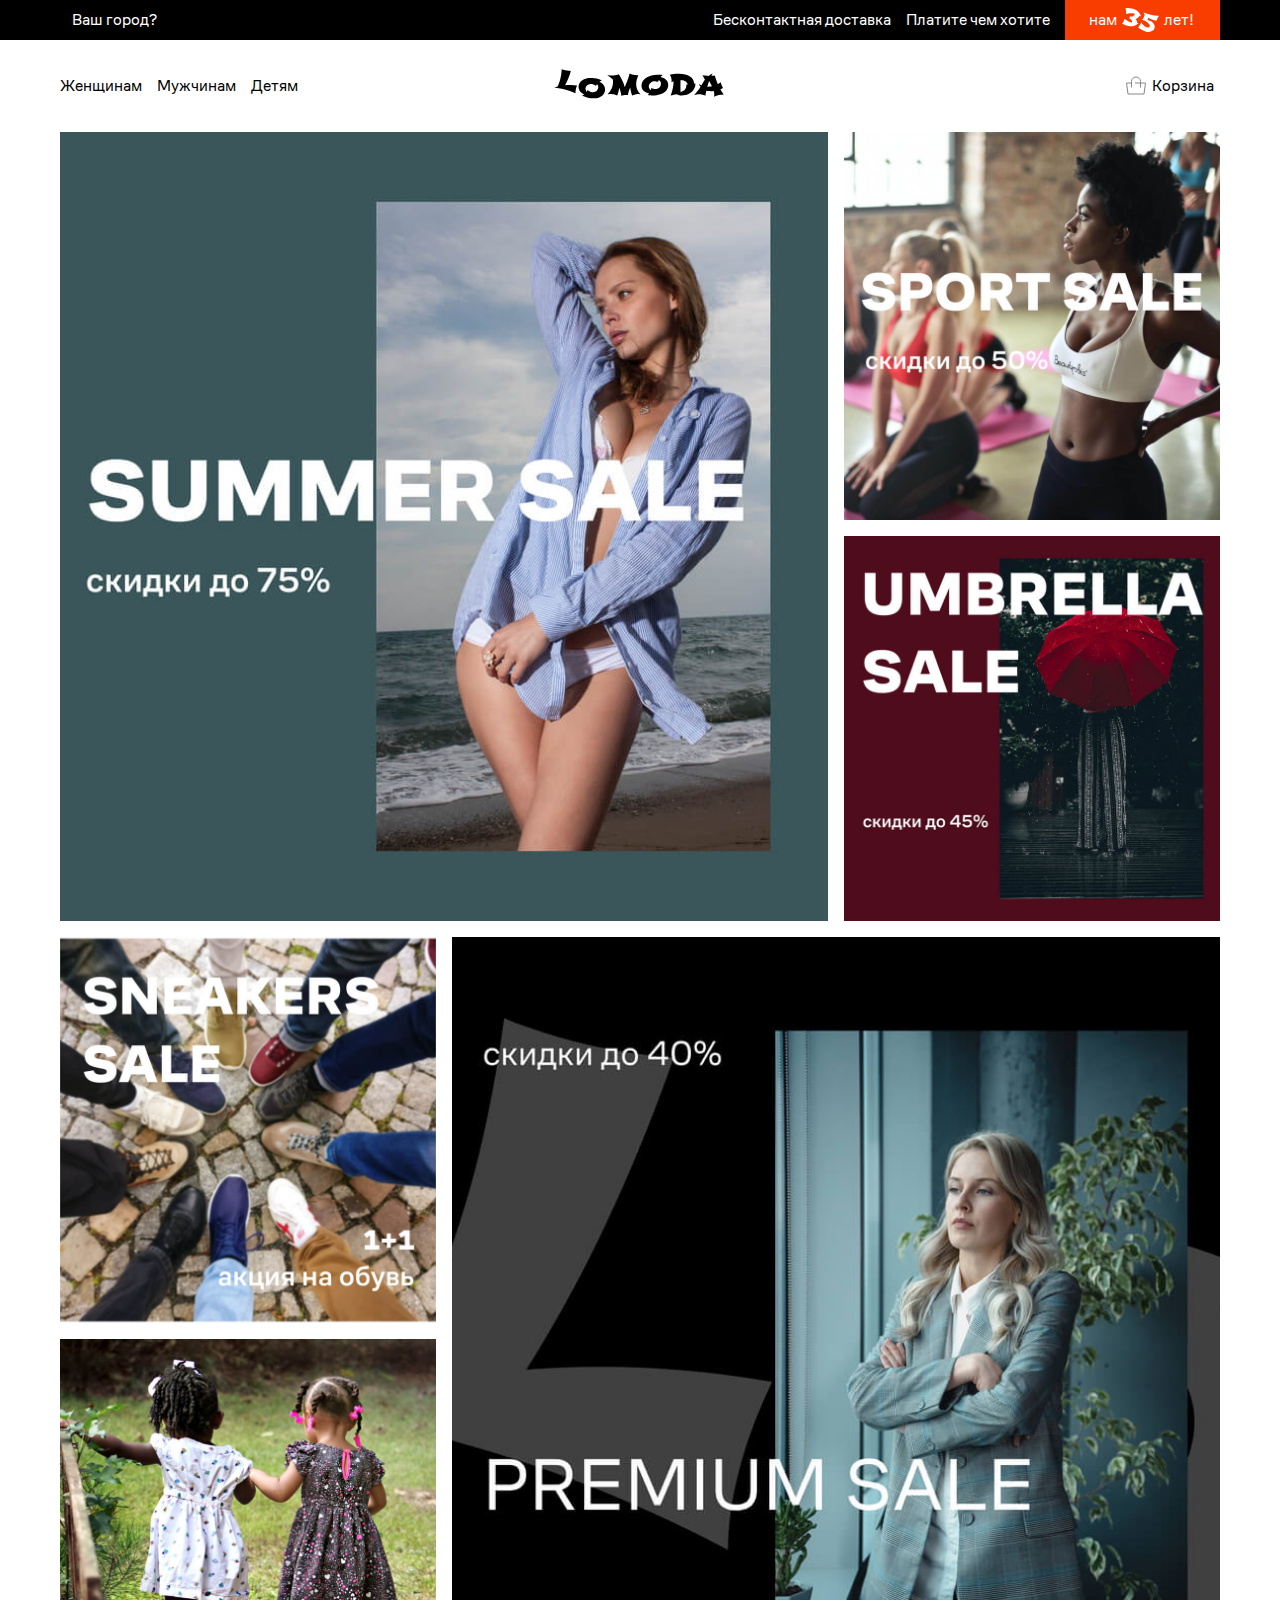
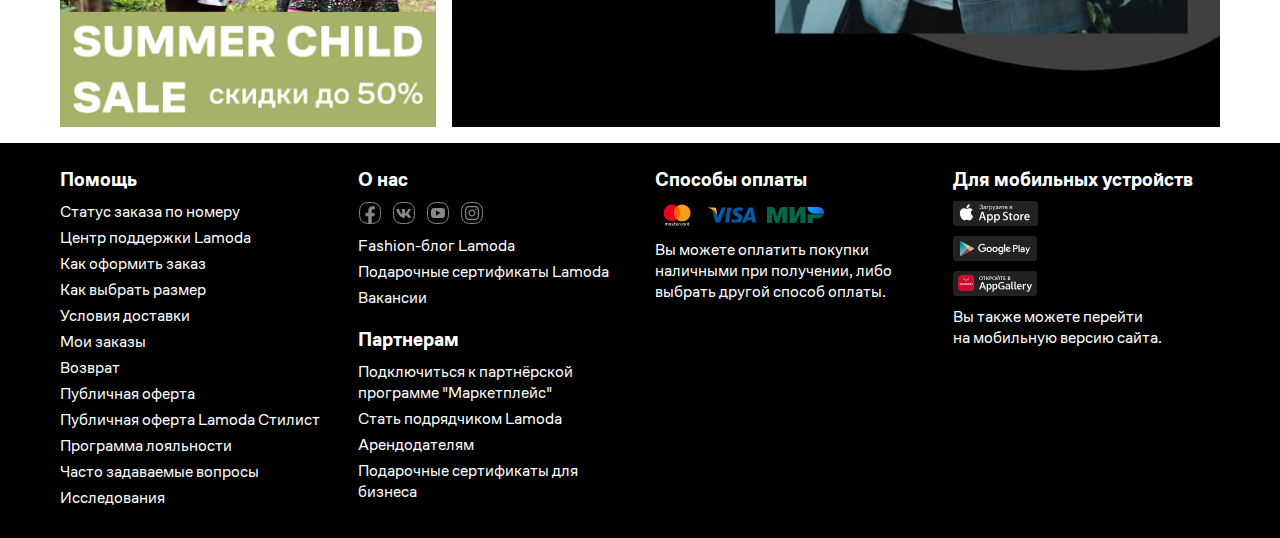
<file: index.html>
<!DOCTYPE html>
<html lang="ru">
  <head>
    <meta charset="UTF-8" />
    <meta http-equiv="X-UA-Compatible" content="IE=edge" />
    <meta name="viewport" content="width=device-width, initial-scale=1.0" />
    <link rel="apple-touch-icon" sizes="180x180" href="favicon/apple-touch-icon.png" />
    <link rel="icon" type="image/png" sizes="32x32" href="favicon/favicon-32x32.png" />
    <link rel="icon" type="image/png" sizes="16x16" href="favicon/favicon-16x16.png" />
    <link rel="manifest" href="favicon/site.webmanifest" />
    <link rel="mask-icon" href="favicon/safari-pinned-tab.svg" color="#5bbad5" />
    <meta name="msapplication-TileColor" content="#ffc40d" />
    <meta name="theme-color" content="#ffffff" />
    <link rel="preload" href="fonts/CoFoSans-Bold.woff2" as="font" type="font/woff2" crossorigin />
    <link rel="preload" href="fonts/CoFoSans-Black.woff2" as="font" type="font/woff2" crossorigin />
    <link rel="preload" href="fonts/CoFoSans-Regular.woff2" as="font" type="font/woff2" crossorigin />
    <link rel="preload" href="fonts/CoFoSans-Medium.woff2" as="font" type="font/woff2" crossorigin />
    <link rel="stylesheet" href="styles/style.min.css" />
    <title>Lomoda</title>
    <script src="scripts/main.js" defer></script>
  </head>
  <body>
    <header class="header">
      <div class="container">
        <div class="header__wrapper">
          <button class="header__city-button">Ваш город?</button>
          <div class="header__right-block">
            <p class="header__delivery">Бесконтактная доставка</p>
            <p class="header__pay">Платите чем хотите</p>
            <div class="header__birthday">
              <span>нам </span>
              <img class="header__birthday-img" src="image/35.svg" alt="" />
              <span>лет!</span>
            </div>
          </div>
        </div>
      </div>
    </header>
    <main>
      <section class="subheader">
        <div class="container">
          <div class="subheader__wrapper">
            <nav class="subheader__navigation navigation">
              <ul class="navigation__list">
                <li class="navigation__item">
                  <a class="navigation__link" href="goods.html#women">Женщинам</a>
                </li>
                <li class="navigation__item">
                  <a class="navigation__link" href="goods.html#men">Мужчинам</a>
                </li>
                <li class="navigation__item">
                  <a class="navigation__link" href="goods.html#kids">Детям</a>
                </li>
              </ul>
            </nav>
            <a class="subheader__logo"><img src="image/logo.svg" alt="Компания Lomoda" /></a>
            <button class="subheader__cart">Корзина</button>
          </div>
        </div>
      </section>
      <section class="promo">
        <div class="container">
          <ul class="promo__grid">
            <li class="promo__grid-item promo__grid-item__big">
              <img class="promo__grid-image" src="image/beach.jpg" alt="" />
            </li>
            <li class="promo__grid-item promo__grid-item__small">
              <img class="promo__grid-image" src="image/sport.jpg" alt="" />
            </li>
            <li class="promo__grid-item promo__grid-item__small">
              <img class="promo__grid-image" src="image/umbrella.jpg" alt="" />
            </li>
          </ul>
          <ul class="promo__grid promo__grid-reverse">
            <li class="promo__grid-reverse-item promo__grid-reverse-item__big">
              <img class="promo__grid-image" src="image/premium.jpg" alt="" />
            </li>
            <li class="promo__grid-reverse-item promo__grid-reverse-item__small">
              <img class="promo__grid-image" src="image/sneakers.jpg" alt="" />
            </li>
            <li class="promo__grid-reverse-item promo__grid-reverse-item__small">
              <img class="promo__grid-image" src="image/child.jpg" alt="" />
            </li>
          </ul>
        </div>
      </section>
    </main>
    <footer class="footer">
      <div class="container footer__columns">
        <div class="footer__column">
          <h3 class="footer__column-title">Помощь</h3>
          <ul class="footer__column-list">
            <li class="footer__column-item">
              <a class="footer__link" href="#">Статус заказа по номеру</a>
            </li>
            <li class="footer__column-item">
              <a class="footer__link" href="#">Центр поддержки Lamoda</a>
            </li>
            <li class="footer__column-item">
              <a class="footer__link" href="#">Как оформить заказ</a>
            </li>
            <li class="footer__column-item">
              <a class="footer__link" href="#">Как выбрать размер</a>
            </li>
            <li class="footer__column-item">
              <a class="footer__link" href="#">Условия доставки</a>
            </li>
            <li class="footer__column-item">
              <a class="footer__link" href="#">Мои заказы</a>
            </li>
            <li class="footer__column-item">
              <a class="footer__link" href="#">Возврат</a>
            </li>
            <li class="footer__column-item">
              <a class="footer__link" href="#">Публичная оферта</a>
            </li>
            <li class="footer__column-item">
              <a class="footer__link" href="#">Публичная оферта Lamoda Стилист</a>
            </li>
            <li class="footer__column-item">
              <a class="footer__link" href="#">Программа лояльности</a>
            </li>
            <li class="footer__column-item">
              <a class="footer__link" href="#">Часто задаваемые вопросы</a>
            </li>
            <li class="footer__column-item">
              <a class="footer__link" href="#">Исследования</a>
            </li>
          </ul>
        </div>
        <div class="footer__column">
          <h3 class="footer__column-title">О нас</h3>
          <ul class="footer__column-list">
            <li class="footer__column-item">
              <ul class="footer__column-icons">
                <li>
                  <a target="_blank" href="#" class="footer__social-item footer__social-item_fb"></a>
                </li>
                <li>
                  <a target="_blank" href="#" class="footer__social-item footer__social-item_vk"></a>
                </li>
                <li>
                  <a target="_blank" href="#" class="footer__social-item footer__social-item_yt"></a>
                </li>
                <li>
                  <a target="_blank" href="#" class="footer__social-item footer__social-item_ig"></a>
                </li>
              </ul>
            </li>
            <li class="footer__column-item">
              <a class="link footer__link" href="#">Fashion-блог Lamoda</a>
            </li>
            <li class="footer__column-item">
              <a class="link footer__link" href="#">Подарочные сертификаты Lamoda</a>
            </li>
            <li class="footer__column-item">
              <a class="link footer__link" href="#" target="_blank">Вакансии</a>
            </li>
          </ul>

          <h3 class="footer__column-title">Партнерам</h3>
          <ul class="footer__column-list">
            <li class="footer__column-item">
              <a class="link footer__link" href="#">Подключиться к партнёрской программе "Маркетплейс"</a>
            </li>
            <li class="footer__column-item">
              <a class="link footer__link" href="#">Стать подрядчиком Lamoda</a>
            </li>
            <li class="footer__column-item">
              <a class="link footer__link" href="#">Арендодателям</a>
            </li>
            <li class="footer__column-item">
              <a class="link footer__link" href="#">Подарочные сертификаты для бизнеса</a>
            </li>
          </ul>
        </div>
        <div class="footer__column">
          <div class="footer__column-item">
            <h3 class="footer__column-title">Способы оплаты</h3>
            <ul class="footer__column-icons">
              <li class="footer__column-icon footer__icon-mastercard"></li>
              <li class="footer__column-icon footer__icon-visa"></li>
              <li class="footer__column-icon footer__icon-mir"></li>
            </ul>
          </div>
          <p class="footer__column-item footer__text">
            Вы можете оплатить покупки<br />наличными при получении, либо<br />выбрать
            <a class="inline-link" href="#">другой способ оплаты</a>.
          </p>
        </div>
        <div class="footer__column">
          <h3 class="footer__column-title">Для мобильных устройств</h3>
          <ul class="footer__column-icons footer__column-icons__app">
            <li>
              <a target="_blank" class="footer__block-icon footer__icon-appstore" href="#"></a>
            </li>
            <li>
              <a target="_blank" class="footer__block-icon footer__icon-googleplay" href="#"></a>
            </li>
            <li>
              <a target="_blank" class="footer__block-icon footer__icon-huaweistore" href="#"></a>
            </li>
          </ul>
          <p class="footer__column-item footer__text">
            Вы также можете перейти<br />на
            <a href="#" class="inline-link js-mobile-version">мобильную версию сайта</a>.
          </p>
        </div>
      </div>
    </footer>
    <div class="cart-overlay">
      <!-- cart-overlay-open -->
      <div class="cart">
        <h2 class="cart__title">Корзина</h2>
        <div class="cart__table-wrapper">
          <table class="cart__table">
            <colgroup class="cart__col">
              <col class="cart__col-number" />
              <col class="cart__col-name" />
              <col class="cart__col-color" />
              <col class="cart__col-size" />
              <col class="cart__col-price" />
              <col class="cart__col-delete" />
            </colgroup>
            <thead>
              <tr>
                <th class="cart__title-number">#</th>
                <th>Наименование</th>
                <th>Цвет</th>
                <th>Размер</th>
                <th>Цена</th>
                <th></th>
              </tr>
            </thead>
            <tbody class="cart__list-goods">
              <tr>
                <td>1</td>
                <td>New Balance Леггинсы NB Essentials Botanical Legging</td>
                <td>-</td>
                <td>42/44</td>
                <td>2999 &#8381;</td>
                <td><button class="btn-delete">&times;</button></td>
              </tr>
              <tr>
                <td>2</td>
                <td>Adidas Костюм спортивный W TS CO ENERGIZ</td>
                <td>-</td>
                <td>42/44</td>
                <td>7999 &#8381;</td>
                <td><button class="btn-delete">&times;</button></td>
              </tr>
              <tr>
                <td>3</td>
                <td>Befree Топ Exclusive online</td>
                <td>Фиолетовый</td>
                <td>42</td>
                <td>599 &#8381;</td>
                <td><button class="btn-delete">&times;</button></td>
              </tr>
            </tbody>
            <tfoot>
              <tr>
                <th colspan="3">
                  <div class="cart__wrapper-promo">
                    <label for="promo">Промо-код:</label>
                    <input class="cart__promo" id="promo" type="text" />
                  </div>
                </th>
                <th>Итого:</th>
                <th class="cart__total-cost" colspan="2">11597 &#8381;</th>
              </tr>
            </tfoot>
          </table>
        </div>
        <button class="cart__btn-buy">Оформить</button>
        <button class="cart__btn-close"></button>
      </div>
    </div>
  </body>
</html>
</file>
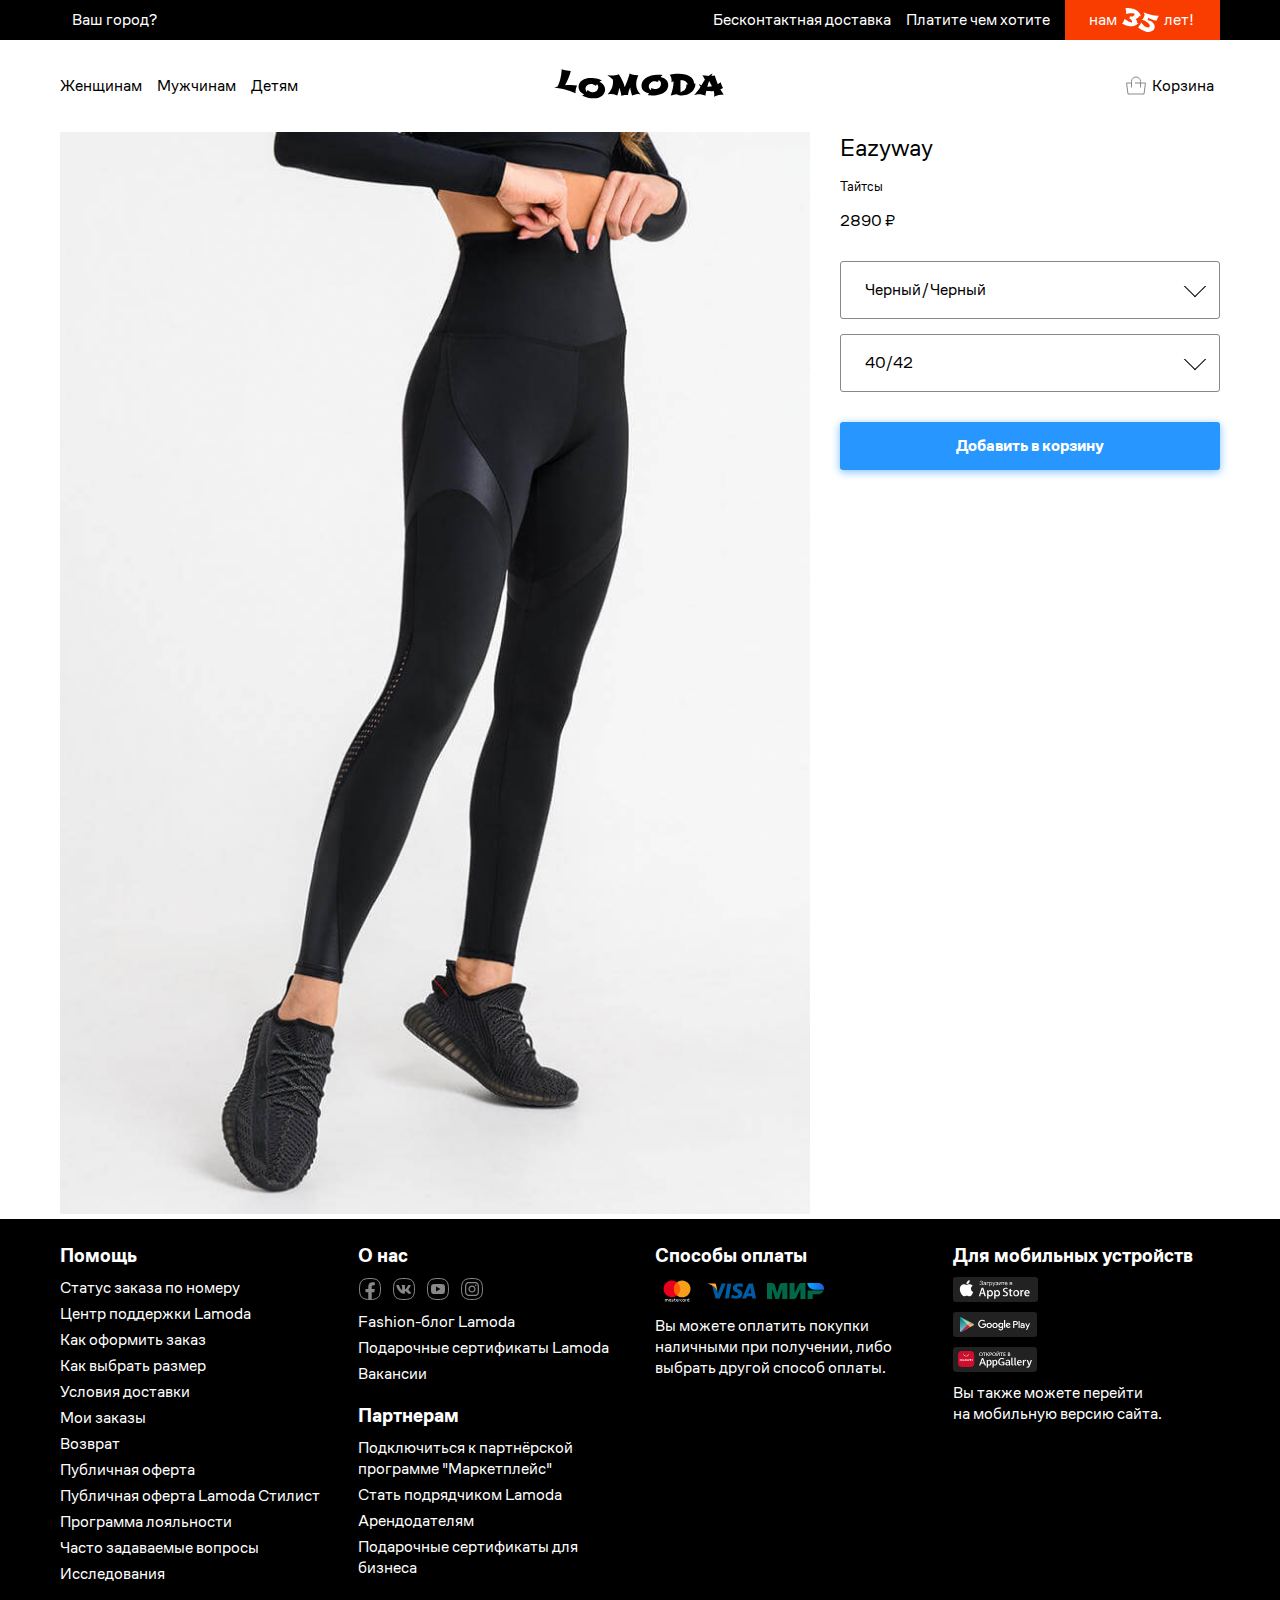
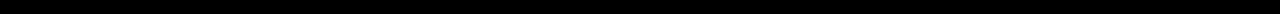
<file: card-good.html>
<!DOCTYPE html>
<html lang="ru">
  <head>
    <meta charset="UTF-8">
    <meta http-equiv="X-UA-Compatible" content="IE=edge">
    <meta name="viewport" content="width=device-width, initial-scale=1.0">
    <link rel="apple-touch-icon" sizes="180x180" href="favicon/apple-touch-icon.png">
    <link rel="icon" type="image/png" sizes="32x32" href="favicon/favicon-32x32.png">
    <link rel="icon" type="image/png" sizes="16x16" href="favicon/favicon-16x16.png">
    <link rel="manifest" href="favicon/site.webmanifest">
    <link rel="mask-icon" href="favicon/safari-pinned-tab.svg" color="#5bbad5">
    <meta name="msapplication-TileColor" content="#ffc40d">
    <meta name="theme-color" content="#ffffff">
    <link rel="preload" href="fonts/CoFoSans-Bold.woff2" as="font" type="font/woff2" crossorigin>
    <link rel="preload" href="fonts/CoFoSans-Black.woff2" as="font" type="font/woff2" crossorigin>
    <link rel="preload" href="fonts/CoFoSans-Regular.woff2" as="font" type="font/woff2" crossorigin>
    <link rel="preload" href="fonts/CoFoSans-Medium.woff2" as="font" type="font/woff2" crossorigin>
    <link rel="stylesheet" href="styles/style.min.css">
    <title>Lomoda</title>
    <script src="scripts/main.js" defer></script>
  </head>
  <body>
    <header class="header">
      <div class="container">
        <div class="header__wrapper">
          <button class="header__city-button">Ваш город?</button>
          <div class="header__right-block">
            <p class="header__delivery">Бесконтактная доставка</p>
            <p class="header__pay">Платите чем хотите</p>
            <div class="header__birthday">
              <span>нам </span>
              <img class="header__birthday-img" src="image/35.svg" alt="">
              <span>лет!</span>
            </div>
          </div>
        </div>
      </div>
    </header>
    <main>
      <section class="subheader">
        <div class="container">
          <div class="subheader__wrapper">
            <nav class="subheader__navigation navigation">
              <ul class="navigation__list">
                <li class="navigation__item"><a class="navigation__link" href="goods.html#women">Женщинам</a></li>
                <li class="navigation__item"><a class="navigation__link" href="goods.html#men">Мужчинам</a></li>
                <li class="navigation__item"><a class="navigation__link" href="goods.html#kids">Детям</a></li>
              </ul>
            </nav>
            <a href="index.html" class="subheader__logo"><img src="image/logo.svg" alt="Компания Lomoda"></a>
            <button class="subheader__cart">Корзина</button>
          </div>
        </div>
      </section>
      <section class="card-good">
        <div class="container card-good__wrapper">
          <div class="card-good__image-wrapper">
            <img class="card-good__image" src="image/loader.svg" alt="Загрузка...">
          </div>
          <div class="card-good__description">
            <h2 class="card-good__title-wrapper">
              <p class="card-good__brand">Бренд</p>
              <p class="card-good__title">Название</p>
            </h2>
            <p class="card-good__price">Цена ₽</p>
            <div class="card-good__color-wrapper card-good__select__wrapper">
              <button class="card-good__color card-good__select">Цвет</button>
              <ul class="card-good__color-list card-good__select-list">

              </ul>
            </div>
            <div class="card-good__sizes-wrapper card-good__select__wrapper">
              <button class="card-good__sizes card-good__select">Выберите размер</button>
              <ul class="card-good__sizes-list card-good__select-list">

              </ul>
            </div>
            <button class="card-good__buy">Добавить в корзину</button>
          </div>
        </div>
      </section>
    </main>
    <footer class="footer">
      <div class="container footer__columns">
        <div class="footer__column">
          <h3 class="footer__column-title">Помощь</h3>
          <ul class="footer__column-list">
            <li class="footer__column-item"><a class="footer__link" href="#">Статус заказа по номеру</a></li>
            <li class="footer__column-item"><a class="footer__link" href="#">Центр поддержки Lamoda</a></li>
            <li class="footer__column-item"><a class="footer__link" href="#">Как оформить заказ</a></li>
            <li class="footer__column-item"><a class="footer__link" href="#">Как выбрать размер</a></li>
            <li class="footer__column-item"><a class="footer__link" href="#">Условия доставки</a></li>
            <li class="footer__column-item"><a class="footer__link" href="#">Мои заказы</a></li>
            <li class="footer__column-item"><a class="footer__link" href="#">Возврат</a></li>
            <li class="footer__column-item"><a class="footer__link" href="#">Публичная оферта</a></li>
            <li class="footer__column-item"><a class="footer__link" href="#">Публичная оферта Lamoda Стилист</a></li>
            <li class="footer__column-item"><a class="footer__link" href="#">Программа лояльности</a></li>
            <li class="footer__column-item"><a class="footer__link" href="#">Часто задаваемые вопросы</a></li>
            <li class="footer__column-item"><a class="footer__link" href="#">Исследования</a></li>
          </ul>
        </div>
        <div class="footer__column">
          <h3 class="footer__column-title">О нас</h3>
          <ul class="footer__column-list">
            <li class="footer__column-item">
              <ul class="footer__column-icons">
                <li><a target="_blank" href="#" class="footer__social-item footer__social-item_fb"></a></li>
                <li><a target="_blank" href="#" class="footer__social-item footer__social-item_vk"></a></li>
                <li><a target="_blank" href="#" class="footer__social-item footer__social-item_yt"></a></li>
                <li><a target="_blank" href="#" class="footer__social-item footer__social-item_ig"></a></li>
              </ul>
            </li>
            <li class="footer__column-item"><a class="link footer__link" href="#">Fashion-блог Lamoda</a></li>
            <li class="footer__column-item"><a class="link footer__link" href="#">Подарочные сертификаты Lamoda</a></li>
            <li class="footer__column-item"><a class="link footer__link" href="#" target="_blank">Вакансии</a></li>
          </ul>
          <h3 class="footer__column-title">Партнерам</h3>
          <ul class="footer__column-list">
            <li class="footer__column-item"><a class="link footer__link" href="#">Подключиться к партнёрской программе "Маркетплейс"</a></li>
            <li class="footer__column-item"><a class="link footer__link" href="#">Стать подрядчиком Lamoda</a></li>
            <li class="footer__column-item"><a class="link footer__link" href="#">Арендодателям</a></li>
            <li class="footer__column-item"><a class="link footer__link" href="#">Подарочные сертификаты для бизнеса</a></li>
          </ul>
        </div>
        <div class="footer__column">
          <div class="footer__column-item">
            <h3 class="footer__column-title">Способы оплаты</h3>
            <ul class="footer__column-icons">
              <li class="footer__column-icon footer__icon-mastercard"></li>
              <li class="footer__column-icon footer__icon-visa"></li>
              <li class="footer__column-icon footer__icon-mir"></li>
            </ul>
          </div>
          <p class="footer__column-item footer__text">
            Вы можете оплатить покупки<br>наличными при получении, либо<br>выбрать
            <a class="inline-link" href="#">другой способ оплаты</a>.
          </p>
        </div>
        <div class="footer__column">
          <h3 class="footer__column-title">Для мобильных устройств</h3>
          <ul class="footer__column-icons footer__column-icons__app">
            <li><a target="_blank" class="footer__block-icon footer__icon-appstore" href="#"></a></li>
            <li><a target="_blank" class="footer__block-icon footer__icon-googleplay" href="#"></a></li>
            <li><a target="_blank" class="footer__block-icon footer__icon-huaweistore" href="#"></a></li>
          </ul>
          <p class="footer__column-item footer__text">Вы также можете перейти<br>на <a href="#" class="inline-link js-mobile-version">мобильную версию сайта</a>.</p>
        </div>
      </div>
    </footer>
    <div class="cart-overlay">
      <!-- cart-overlay-open -->
      <div class="cart">
        <h2 class="cart__title">Корзина</h2>
        <div class="cart__table-wrapper">
          <table class="cart__table">
            <colgroup class="cart__col">
              <col class="cart__col-number">
              <col class="cart__col-name">
              <col class="cart__col-color">
              <col class="cart__col-size">
              <col class="cart__col-price">
              <col class="cart__col-delete">
            </colgroup>
            <thead>
              <tr>
                <th class="cart__title-number">#</th>
                <th>Наименование</th>
                <th>Цвет</th>
                <th>Размер</th>
                <th>Цена</th>
                <th></th>
              </tr>
            </thead>
            <tbody class="cart__list-goods">
              <tr>
                <td>1</td>
                <td>New Balance Леггинсы NB Essentials Botanical Legging</td>
                <td>-</td>
                <td>42/44</td>
                <td>2999 &#8381;</td>
                <td><button class="btn-delete">&times;</button></td>
              </tr>
              <tr>
                <td>2</td>
                <td>Adidas Костюм спортивный W TS CO ENERGIZ</td>
                <td>-</td>
                <td>42/44</td>
                <td>7999 &#8381;</td>
                <td><button class="btn-delete">&times;</button></td>
              </tr>
              <tr>
                <td>3</td>
                <td>Befree Топ Exclusive online</td>
                <td>Фиолетовый</td>
                <td>42</td>
                <td>599 &#8381;</td>
                <td><button class="btn-delete">&times;</button></td>
              </tr>
            </tbody>
            <tfoot>
              <tr>
                <th colspan="3">
                  <div class="cart__wrapper-promo">
                    <label for="promo">Промо-код:</label>
                    <input class="cart__promo" id="promo" type="text">
                  </div>
                </th>
                <th>Итого:</th>
                <th class="cart__total-cost" colspan="2">11597 &#8381;</th>
              </tr>
            </tfoot>
          </table>
        </div>
        <button class="cart__btn-buy">Оформить</button>
        <button class="cart__btn-close"></button>
      </div>
    </div>
  </body>
</html>
</file>
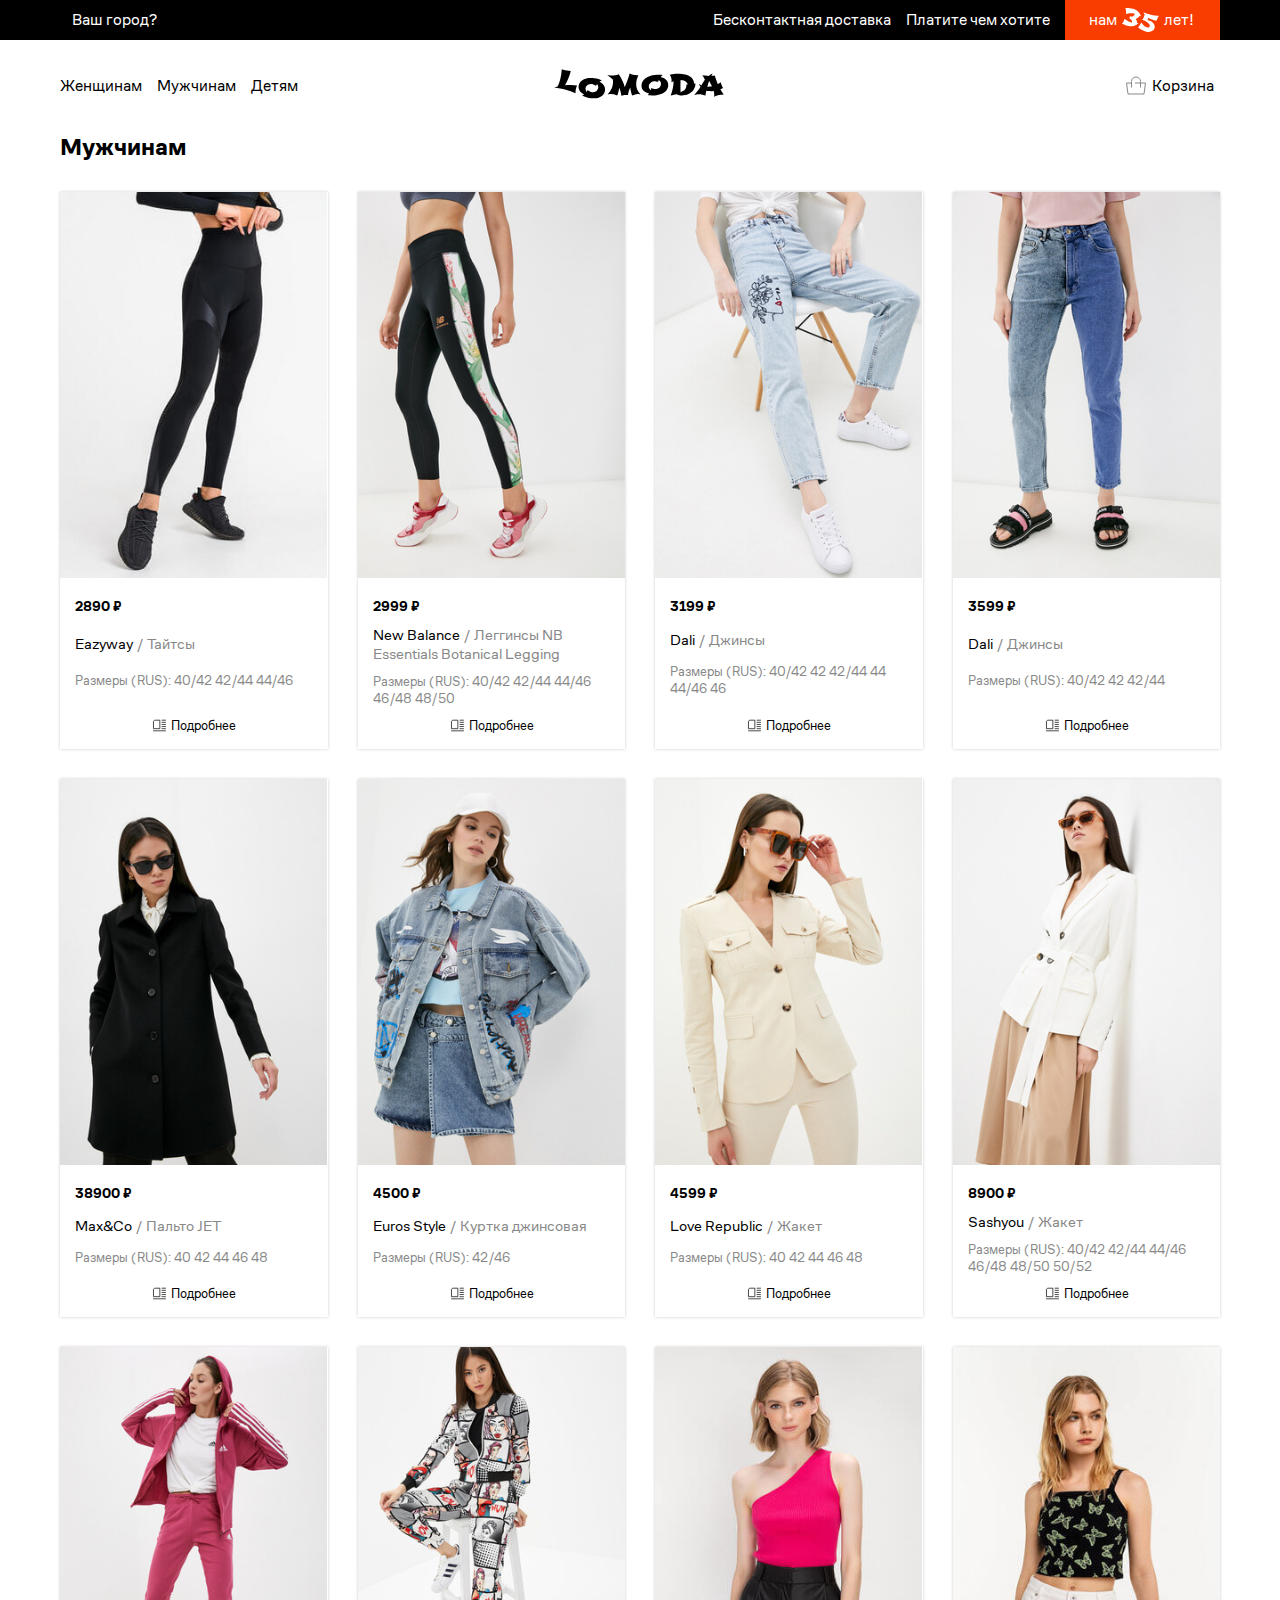
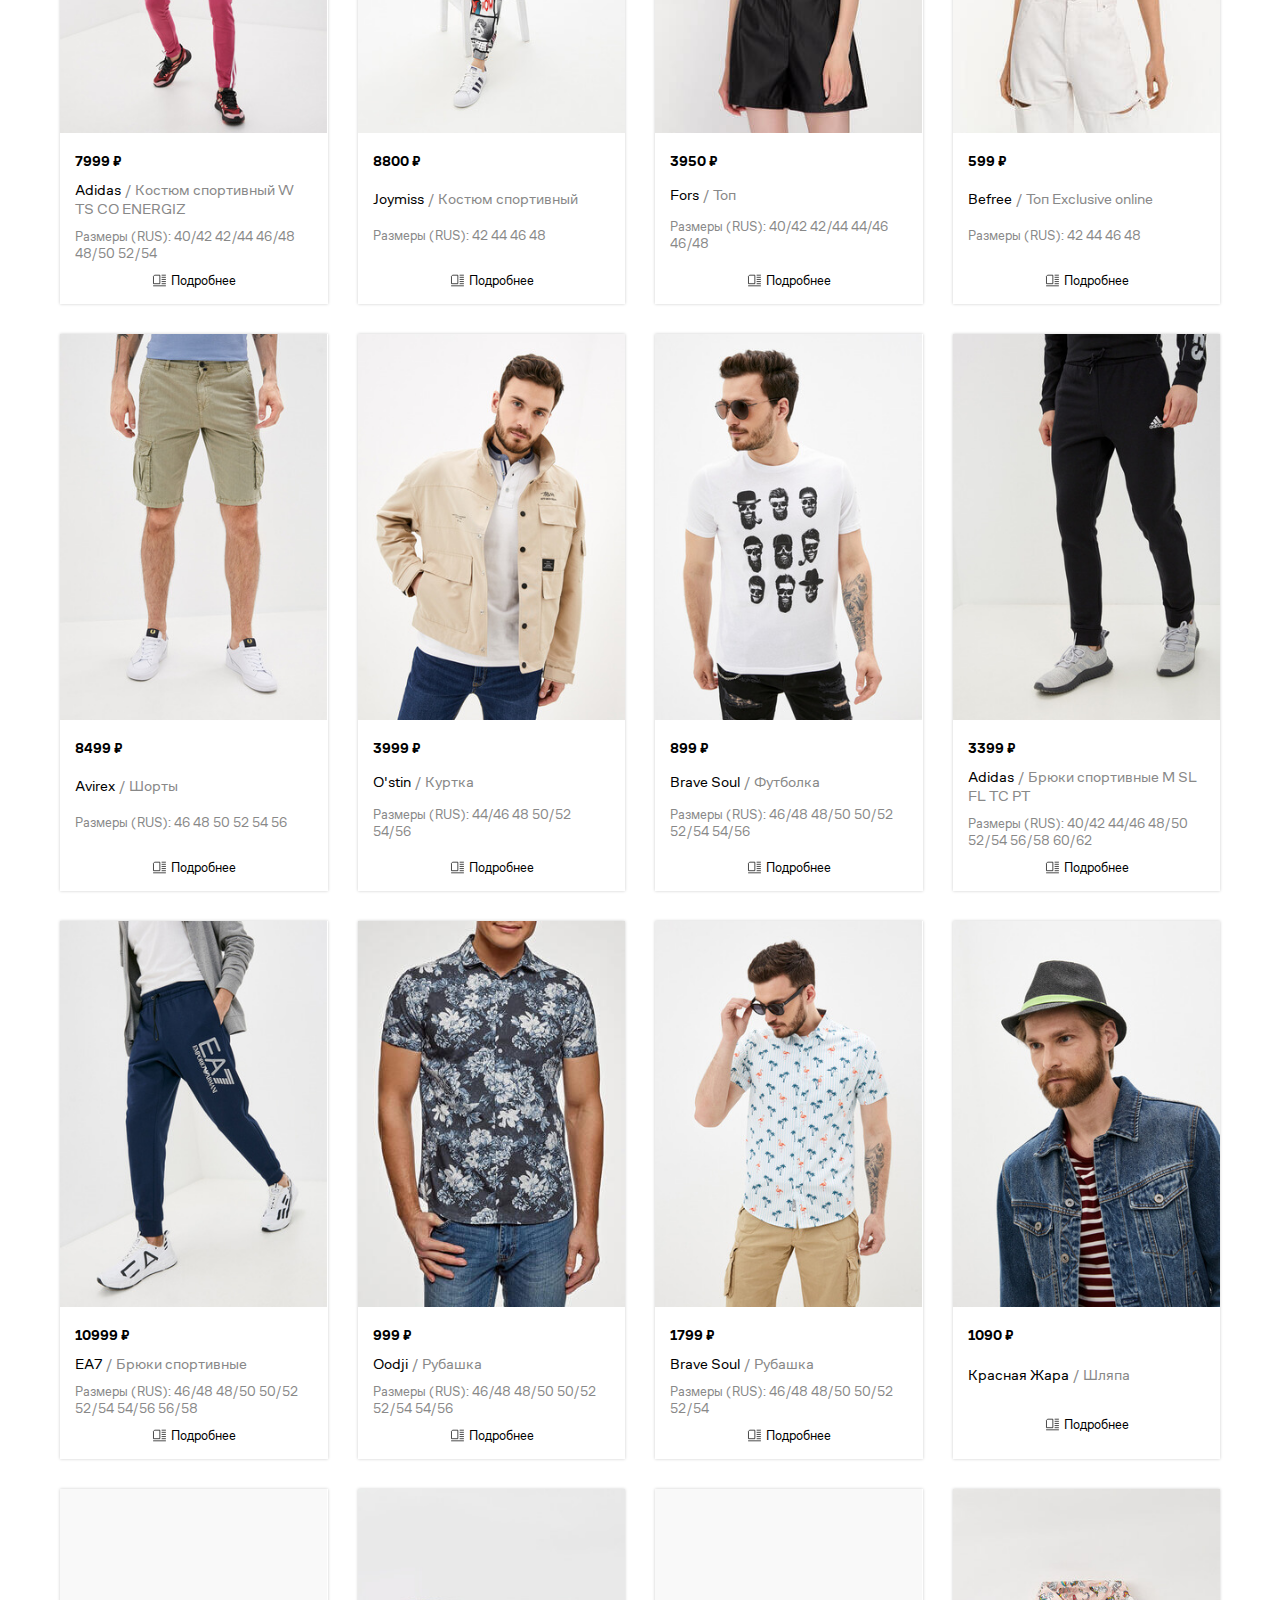
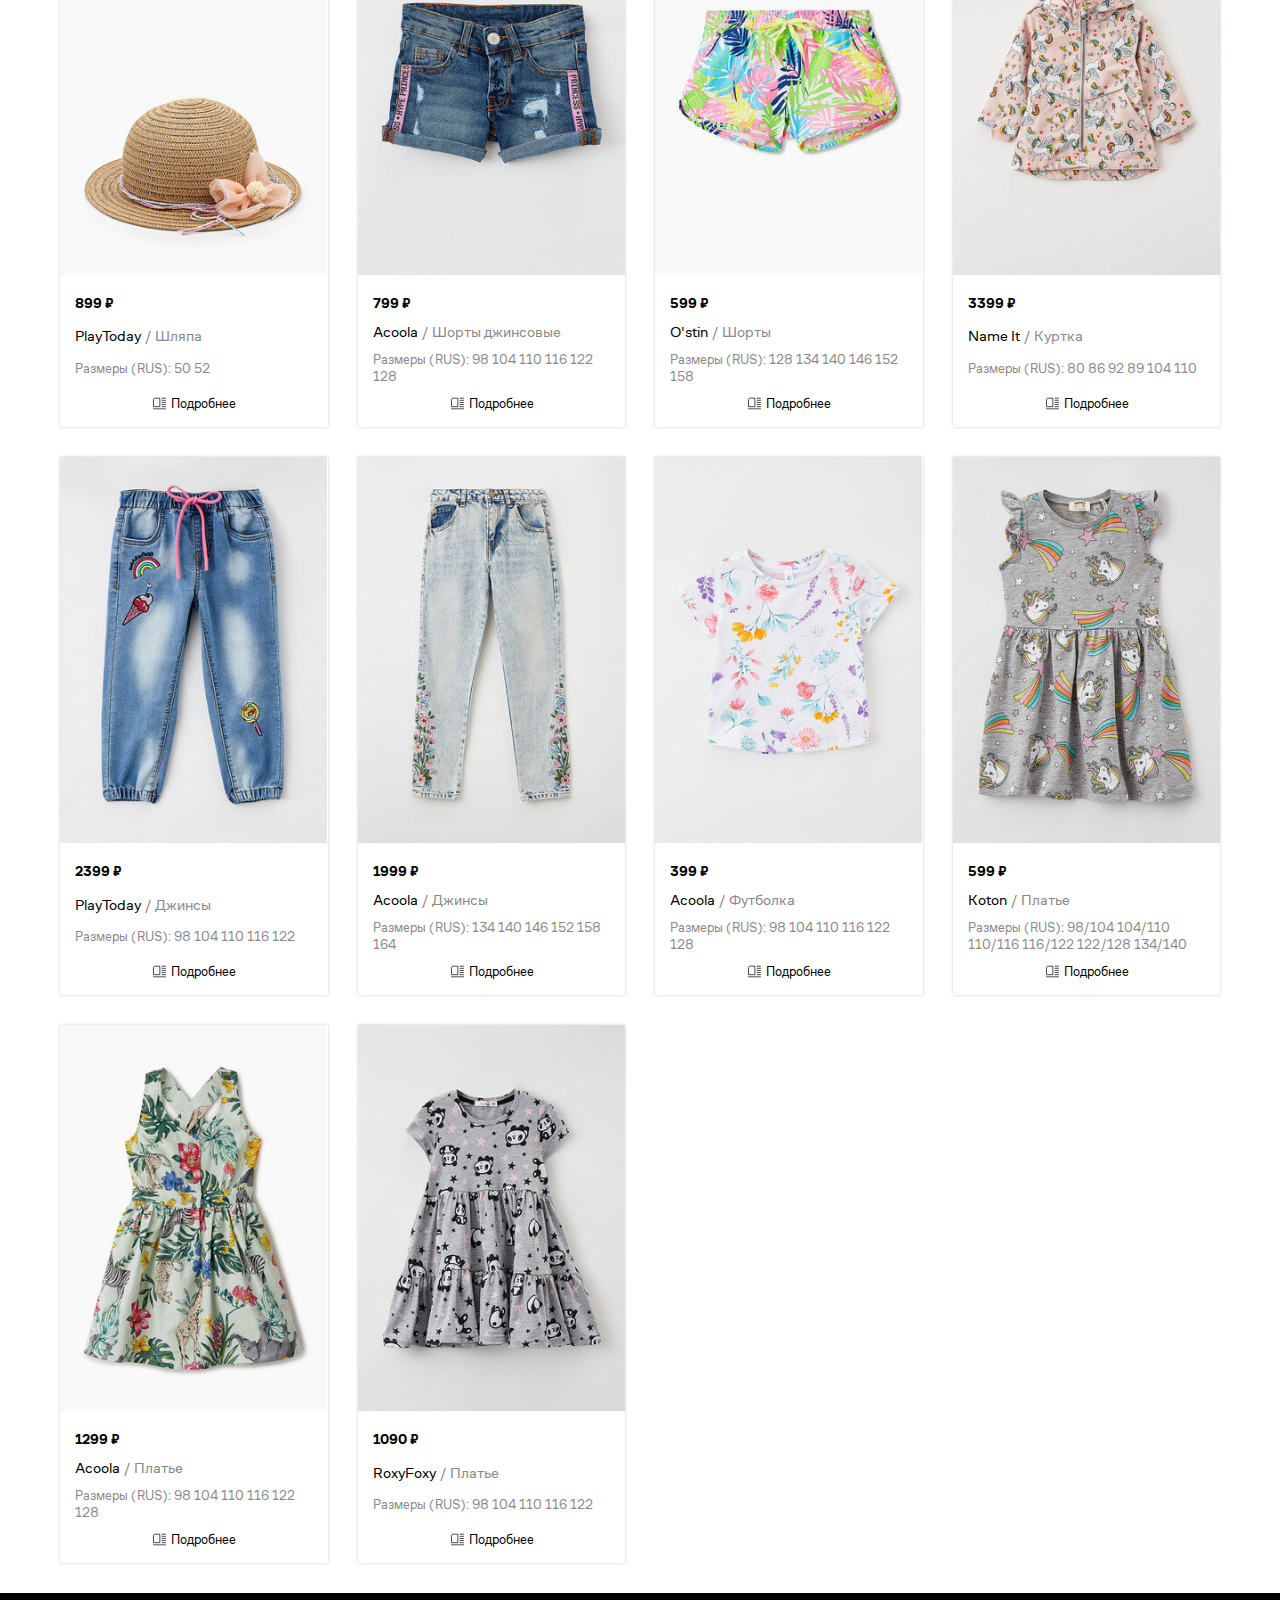
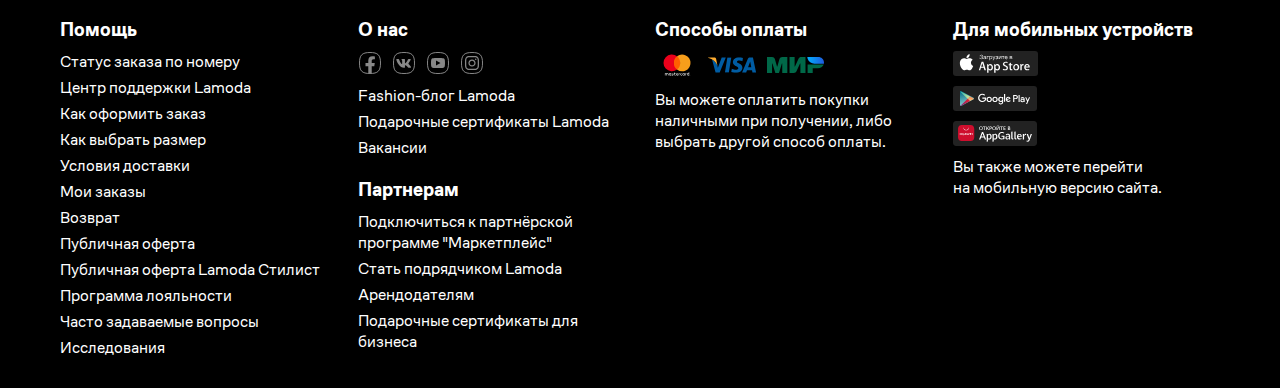
<file: goods.html>
<!DOCTYPE html>
<html lang="ru">
  <head>
    <meta charset="UTF-8">
    <meta http-equiv="X-UA-Compatible" content="IE=edge">
    <meta name="viewport" content="width=device-width, initial-scale=1.0">
    <link rel="apple-touch-icon" sizes="180x180" href="favicon/apple-touch-icon.png">
    <link rel="icon" type="image/png" sizes="32x32" href="favicon/favicon-32x32.png">
    <link rel="icon" type="image/png" sizes="16x16" href="favicon/favicon-16x16.png">
    <link rel="manifest" href="favicon/site.webmanifest">
    <link rel="mask-icon" href="favicon/safari-pinned-tab.svg" color="#5bbad5">
    <meta name="msapplication-TileColor" content="#ffc40d">
    <meta name="theme-color" content="#ffffff">
    <link rel="preload" href="fonts/CoFoSans-Bold.woff2" as="font" type="font/woff2" crossorigin>
    <link rel="preload" href="fonts/CoFoSans-Black.woff2" as="font" type="font/woff2" crossorigin>
    <link rel="preload" href="fonts/CoFoSans-Regular.woff2" as="font" type="font/woff2" crossorigin>
    <link rel="preload" href="fonts/CoFoSans-Medium.woff2" as="font" type="font/woff2" crossorigin>
    <link rel="stylesheet" href="styles/style.min.css">
    <title>Lomoda</title>
    <script src="scripts/main.js" defer></script>
  </head>
  <body>
    <header class="header">
      <div class="container">
        <div class="header__wrapper">
          <button class="header__city-button">Ваш город?</button>
          <div class="header__right-block">
            <p class="header__delivery">Бесконтактная доставка</p>
            <p class="header__pay">Платите чем хотите</p>
            <div class="header__birthday">
              <span>нам </span>
              <img class="header__birthday-img" src="image/35.svg" alt="">
              <span>лет!</span>
            </div>
          </div>
        </div>
      </div>
    </header>
    <main>
      <section class="subheader">
        <div class="container">
          <div class="subheader__wrapper">
            <nav class="subheader__navigation navigation">
              <ul class="navigation__list">
                <li class="navigation__item"><a class="navigation__link" href="goods.html#women">Женщинам</a></li>
                <li class="navigation__item"><a class="navigation__link" href="goods.html#men">Мужчинам</a></li>
                <li class="navigation__item"><a class="navigation__link" href="goods.html#kids">Детям</a></li>
              </ul>
            </nav>
            <a href="index.html" class="subheader__logo"><img src="image/logo.svg" alt="Компания Lomoda"></a>
            <button class="subheader__cart">Корзина</button>
          </div>
        </div>
      </section>
      <section class="goods">
        <div class="container">
          <h2 class="goods__title">Мужчинам</h2>
          <ul class="goods__list">
            <li class="goods__item">
              <article class="good">
                <a class="good__link-img" href="card-good.html#id56454">
                  <img class="good__img" src="goods-image/AD002EMLUEA8_14164246_1_v1.jpg" alt="">
                </a>
                <div class="good__description">
                  <p class="good__price">2890 &#8381;</p>
                  <h3 class="good__title">Eazyway <span class="good__title__grey">/ Тайтсы</span></h3>
                  <p class="good__sizes">Размеры (RUS): <span class="good__sizes-list">40 42 44 46</span></p>
                  <a class="good__link" href="card-good.html#id56454">Подробнее</a>
                </div>
              </article>
            </li>
            <li class="goods__item">
              <article class="good">
                <a class="good__link-img" href="card-good.html#id56454">
                  <img class="good__img" src="goods-image/MP002XG0147V_11514976_1_v1.jpg" alt="">
                </a>
                <div class="good__description">
                  <p class="good__price">2890 &#8381;</p>
                  <h3 class="good__title">Eazyway <span class="good__title__grey">/ Тайтсы</span></h3>
                  <p class="good__sizes">Размеры (RUS): <span class="good__sizes-list">40 42 44 46</span></p>
                  <a class="good__link" href="card-good.html#id56454">Подробнее</a>
                </div>
              </article>
            </li>
            <li class="goods__item">
              <article class="good">
                <a class="good__link-img" href="card-good.html#id56454">
                  <img class="good__img" src="goods-image/MP002XG01REQ_14210247_1_v2.jpg" alt="">
                </a>
                <div class="good__description">
                  <p class="good__price">2890 &#8381;</p>
                  <h3 class="good__title">Eazyway <span class="good__title__grey">/ Тайтсы</span></h3>
                  <p class="good__sizes">Размеры (RUS): <span class="good__sizes-list">40 42 44 46</span></p>
                  <a class="good__link" href="card-good.html#id56454">Подробнее</a>
                </div>
              </article>
            </li>
            <li class="goods__item">
              <article class="good">
                <a class="good__link-img" href="card-good.html#id56454">
                  <img class="good__img" src="goods-image/MP002XW14T1R_11615827_1_v2.jpg" alt="">
                </a>
                <div class="good__description">
                  <p class="good__price">2890 &#8381;</p>
                  <h3 class="good__title">Eazyway <span class="good__title__grey">/ Тайтсы</span></h3>
                  <p class="good__sizes">Размеры (RUS): <span class="good__sizes-list">40 42 44 46</span></p>
                  <a class="good__link" href="card-good.html#id56454">Подробнее</a>
                </div>
              </article>
            </li>
            <li class="goods__item">
              <article class="good">
                <a class="good__link-img" href="card-good.html#id56454">
                  <img class="good__img" src="goods-image/RTLAAK612301_14538241_1_v1.jpg" alt="">
                </a>
                <div class="good__description">
                  <p class="good__price">2890 &#8381;</p>
                  <h3 class="good__title">Eazyway <span class="good__title__grey">/ Тайтсы</span></h3>
                  <p class="good__sizes">Размеры (RUS): <span class="good__sizes-list">40 42 44 46</span></p>
                  <a class="good__link" href="card-good.html#id56454">Подробнее</a>
                </div>
              </article>
            </li>
            <li class="goods__item">
              <article class="good">
                <a class="good__link-img" href="card-good.html#id56454">
                  <img class="good__img" src="goods-image/MP002XW0Q9SP_8840462_1_v2.jpg" alt="">
                </a>
                <div class="good__description">
                  <p class="good__price">2890 &#8381;</p>
                  <h3 class="good__title">Eazyway <span class="good__title__grey">/ Тайтсы</span></h3>
                  <p class="good__sizes">Размеры (RUS): <span class="good__sizes-list">40 42 44 46</span></p>
                  <a class="good__link" href="card-good.html#id56454">Подробнее</a>
                </div>
              </article>
            </li>
            <li class="goods__item">
              <article class="good">
                <a class="good__link-img" href="card-good.html#id56454">
                  <img class="good__img" src="goods-image/NE007EWMSTP9_14530060_1_v1.jpg" alt="">
                </a>
                <div class="good__description">
                  <p class="good__price">2890 &#8381;</p>
                  <h3 class="good__title">Eazyway <span class="good__title__grey">/ Тайтсы</span></h3>
                  <p class="good__sizes">Размеры (RUS): <span class="good__sizes-list">40 42 44 46</span></p>
                  <a class="good__link" href="card-good.html#id56454">Подробнее</a>
                </div>
              </article>
            </li>
            <li class="goods__item">
              <article class="good">
                <a class="good__link-img" href="card-good.html#id56454">
                  <img class="good__img" src="goods-image/MP002XW060O4_13625731_1_v1.jpg" alt="">
                </a>
                <div class="good__description">
                  <p class="good__price">2890 &#8381;</p>
                  <h3 class="good__title">Eazyway <span class="good__title__grey">/ Тайтсы</span></h3>
                  <p class="good__sizes">Размеры (RUS): <span class="good__sizes-list">40 42 44 46</span></p>
                  <a class="good__link" href="card-good.html#id56454">Подробнее</a>
                </div>
              </article>
            </li>
          </ul>
        </div>
      </section>
    </main>
    <footer class="footer">
      <div class="container footer__columns">
        <div class="footer__column">
          <h3 class="footer__column-title">Помощь</h3>
          <ul class="footer__column-list">
            <li class="footer__column-item"><a class="footer__link" href="#">Статус заказа по номеру</a></li>
            <li class="footer__column-item"><a class="footer__link" href="#">Центр поддержки Lamoda</a></li>
            <li class="footer__column-item"><a class="footer__link" href="#">Как оформить заказ</a></li>
            <li class="footer__column-item"><a class="footer__link" href="#">Как выбрать размер</a></li>
            <li class="footer__column-item"><a class="footer__link" href="#">Условия доставки</a></li>
            <li class="footer__column-item"><a class="footer__link" href="#">Мои заказы</a></li>
            <li class="footer__column-item"><a class="footer__link" href="#">Возврат</a></li>
            <li class="footer__column-item"><a class="footer__link" href="#">Публичная оферта</a></li>
            <li class="footer__column-item"><a class="footer__link" href="#">Публичная оферта Lamoda Стилист</a></li>
            <li class="footer__column-item"><a class="footer__link" href="#">Программа лояльности</a></li>
            <li class="footer__column-item"><a class="footer__link" href="#">Часто задаваемые вопросы</a></li>
            <li class="footer__column-item"><a class="footer__link" href="#">Исследования</a></li>
          </ul>
        </div>
        <div class="footer__column">
          <h3 class="footer__column-title">О нас</h3>
          <ul class="footer__column-list">
            <li class="footer__column-item">
              <ul class="footer__column-icons">
                <li><a target="_blank" href="#" class="footer__social-item footer__social-item_fb"></a></li>
                <li><a target="_blank" href="#" class="footer__social-item footer__social-item_vk"></a></li>
                <li><a target="_blank" href="#" class="footer__social-item footer__social-item_yt"></a></li>
                <li><a target="_blank" href="#" class="footer__social-item footer__social-item_ig"></a></li>
              </ul>
            </li>
            <li class="footer__column-item"><a class="link footer__link" href="#">Fashion-блог Lamoda</a></li>
            <li class="footer__column-item"><a class="link footer__link" href="#">Подарочные сертификаты Lamoda</a></li>
            <li class="footer__column-item"><a class="link footer__link" href="#" target="_blank">Вакансии</a></li>
          </ul>
          <h3 class="footer__column-title">Партнерам</h3>
          <ul class="footer__column-list">
            <li class="footer__column-item"><a class="link footer__link" href="#">Подключиться к партнёрской программе "Маркетплейс"</a></li>
            <li class="footer__column-item"><a class="link footer__link" href="#">Стать подрядчиком Lamoda</a></li>
            <li class="footer__column-item"><a class="link footer__link" href="#">Арендодателям</a></li>
            <li class="footer__column-item"><a class="link footer__link" href="#">Подарочные сертификаты для бизнеса</a></li>
          </ul>
        </div>
        <div class="footer__column">
          <div class="footer__column-item">
            <h3 class="footer__column-title">Способы оплаты</h3>
            <ul class="footer__column-icons">
              <li class="footer__column-icon footer__icon-mastercard"></li>
              <li class="footer__column-icon footer__icon-visa"></li>
              <li class="footer__column-icon footer__icon-mir"></li>
            </ul>
          </div>
          <p class="footer__column-item footer__text">
            Вы можете оплатить покупки<br>наличными при получении, либо<br>выбрать
            <a class="inline-link" href="#">другой способ оплаты</a>.
          </p>
        </div>
        <div class="footer__column">
          <h3 class="footer__column-title">Для мобильных устройств</h3>
          <ul class="footer__column-icons footer__column-icons__app">
            <li><a target="_blank" class="footer__block-icon footer__icon-appstore" href="#"></a></li>
            <li><a target="_blank" class="footer__block-icon footer__icon-googleplay" href="#"></a></li>
            <li><a target="_blank" class="footer__block-icon footer__icon-huaweistore" href="#"></a></li>
          </ul>
          <p class="footer__column-item footer__text">Вы также можете перейти<br>на <a href="#" class="inline-link js-mobile-version">мобильную версию сайта</a>.</p>
        </div>
      </div>
    </footer>
    <div class="cart-overlay">
      <!-- cart-overlay-open -->
      <div class="cart">
        <h2 class="cart__title">Корзина</h2>
        <div class="cart__table-wrapper">
          <table class="cart__table">
            <colgroup class="cart__col">
              <col class="cart__col-number">
              <col class="cart__col-name">
              <col class="cart__col-color">
              <col class="cart__col-size">
              <col class="cart__col-price">
              <col class="cart__col-delete">
            </colgroup>
            <thead>
              <tr>
                <th class="cart__title-number">#</th>
                <th>Наименование</th>
                <th>Цвет</th>
                <th>Размер</th>
                <th>Цена</th>
                <th></th>
              </tr>
            </thead>
            <tbody class="cart__list-goods">
              <tr>
                <td>1</td>
                <td>New Balance Леггинсы NB Essentials Botanical Legging</td>
                <td>-</td>
                <td>42/44</td>
                <td>2999 &#8381;</td>
                <td><button class="btn-delete">&times;</button></td>
              </tr>
              <tr>
                <td>2</td>
                <td>Adidas Костюм спортивный W TS CO ENERGIZ</td>
                <td>-</td>
                <td>42/44</td>
                <td>7999 &#8381;</td>
                <td><button class="btn-delete">&times;</button></td>
              </tr>
              <tr>
                <td>3</td>
                <td>Befree Топ Exclusive online</td>
                <td>Фиолетовый</td>
                <td>42</td>
                <td>599 &#8381;</td>
                <td><button class="btn-delete">&times;</button></td>
              </tr>
            </tbody>
            <tfoot>
              <tr>
                <th colspan="3">
                  <div class="cart__wrapper-promo">
                    <label for="promo">Промо-код:</label>
                    <input class="cart__promo" id="promo" type="text">
                  </div>

                </th>
                <th>Итого:</th>
                <th class="cart__total-cost" colspan="2">11597 &#8381;</th>
              </tr>
            </tfoot>
          </table>
        </div>
        <button class="cart__btn-buy">Оформить</button>
        <button class="cart__btn-close"></button>
      </div>
    </div>
  </body>
</html>
</file>
<file: styles/style.min.css>
@font-face{font-family:'CoFo Sans';src:local("CoFo Sans Bold"),local("CoFoSans-Bold"),url("../fonts/CoFoSans-Bold.woff2") format("woff2"),url("../fonts/CoFoSans-Bold.woff") format("woff");font-weight:bold;font-display:swap}@font-face{font-family:'CoFo Sans';src:local("CoFo Sans Black"),local("CoFoSans-Black"),url("../fonts/CoFoSans-Black.woff2") format("woff2"),url("../fonts/CoFoSans-Black.woff") format("woff");font-weight:900;font-display:swap}@font-face{font-family:'CoFo Sans';src:local("CoFo Sans"),local("CoFoSans-Regular"),url("../fonts/CoFoSans-Regular.woff2") format("woff2"),url("../fonts/CoFoSans-Regular.woff") format("woff");font-weight:normal;font-display:swap}@font-face{font-family:'CoFo Sans';src:local("CoFo Sans Medium"),local("CoFoSans-Medium"),url("../fonts/CoFoSans-Medium.woff2") format("woff2"),url("../fonts/CoFoSans-Medium.woff") format("woff");font-weight:500;font-display:swap}:root{-webkit-box-sizing:border-box;box-sizing:border-box}*,*::before,*::after{-webkit-box-sizing:inherit;box-sizing:inherit}body{min-width:320px;min-height:100vh;margin:0;background-color:#fff;font-family:"CoFo Sans", Arial, sans-serif;font-size:16px;font-weight:400;color:black}button,input,optgroup,select,textarea{font:inherit;margin:0}img{max-width:100%;height:auto}a{text-decoration:none;color:inherit}ul,ol{list-style:none}h1,h2,h3,h4,p,ul,ol,figure,figcaption{padding:0;margin:0}.container{max-width:1200px;margin:0 auto;padding:0 20px}.visually-hidden{position:absolute !important;clip:rect(1px 1px 1px 1px);clip:rect(1px, 1px, 1px, 1px);padding:0 !important;border:0 !important;height:1px !important;width:1px !important;overflow:hidden}.clearfix::after{content:"";display:table;clear:both}button{cursor:pointer}.header{background-color:#000;color:#fff;width:100vw}.header__wrapper{display:-webkit-box;display:-ms-flexbox;display:flex;-webkit-box-pack:justify;-ms-flex-pack:justify;justify-content:space-between;-webkit-box-align:center;-ms-flex-align:center;align-items:center;height:40px;line-height:40px}.header__city-button{background-color:transparent;color:inherit;padding:0 12px;border:none;height:100%;-webkit-transition:background-color 0.3s;transition:background-color 0.3s}.header__city-button:hover{background-color:#0060d2}@media (max-width: 480px){.header__city-button{margin:0 auto}}.header__right-block{display:-webkit-box;display:-ms-flexbox;display:flex;gap:15px;height:100%}@media (max-width: 480px){.header__right-block{display:none}}.header__pay,.header__delivery{-ms-flex-item-align:center;-ms-grid-row-align:center;align-self:center;height:100%;cursor:pointer;-webkit-transition:background-color 0.3s;transition:background-color 0.3s}.header__pay:hover,.header__delivery:hover{background-color:#0060d2}@media (max-width: 768px){.header__pay,.header__delivery{display:none}}.header__birthday{display:-webkit-box;display:-ms-flexbox;display:flex;padding:8px 24px;-webkit-box-align:center;-ms-flex-align:center;align-items:center;background-color:#f93c00;max-height:100%;width:155px}.header__birthday-img{max-height:100%}.header__birthday *:not(:last-child){margin-right:5px}.subheader{min-height:90px}@media (max-width: 768px){.subheader{padding-top:30px}}.subheader__wrapper{position:relative;display:-ms-grid;display:grid;-ms-grid-columns:(1fr)[3];grid-template-columns:repeat(3, 1fr);-webkit-box-align:center;-ms-flex-align:center;align-items:center;-webkit-box-pack:justify;-ms-flex-pack:justify;justify-content:space-between;min-height:90px}@media (max-width: 768px){.subheader__wrapper{-ms-grid-columns:(1fr)[2];grid-template-columns:repeat(2, 1fr)}}.subheader__logo{display:block;max-width:180px;-ms-grid-column-align:center;justify-self:center}@media (max-width: 768px){.subheader__navigation{-webkit-box-ordinal-group:0;-ms-flex-order:-1;order:-1;-ms-grid-column:1;-ms-grid-column-span:2;grid-column:1 / 3}}.subheader__cart{display:block;-ms-grid-column-align:end;justify-self:end;background-color:transparent;background-image:url("../image/cart.svg");background-repeat:no-repeat;background-position:left;padding-left:28px;border:none}.navigation__list{display:-webkit-box;display:-ms-flexbox;display:flex;gap:15px}@media (max-width: 768px){.navigation__list{-webkit-box-pack:center;-ms-flex-pack:center;justify-content:center}}.promo__grid-image{width:100%;height:100%;-o-object-position:center;object-position:center;-o-object-fit:cover;object-fit:cover}.promo__grid{display:-ms-grid;display:grid;gap:16px;margin-bottom:16px}.promo__grid-item__big{-ms-grid-column:1;-ms-grid-column-span:2;grid-column:1/3;-ms-grid-row:1;-ms-grid-row-span:2;grid-row:1/3}.promo__grid-item__small{-ms-grid-column:3;-ms-grid-column-span:1;grid-column:3/4}.promo__grid-reverse-item__big{-ms-grid-column:2;-ms-grid-column-span:2;grid-column:2/4;-ms-grid-row:1;-ms-grid-row-span:2;grid-row:1/3}.promo__grid-reverse-item__small{-ms-grid-column:1;-ms-grid-column-span:1;grid-column:1/2}@media (max-width: 768px){.promo__grid-item__small{-ms-grid-column:1;-ms-grid-column-span:1;grid-column:1/2}.promo__grid-item__small:nth-child(odd){-ms-grid-column:2;-ms-grid-column-span:1;grid-column:2/3}.promo__grid-reverse-item__big{-ms-grid-column:1;-ms-grid-column-span:2;grid-column:1/3}.promo__grid-reverse-item__small{-ms-grid-column:1;-ms-grid-column-span:1;grid-column:1/2}.promo__grid-reverse-item__small:nth-child(odd){-ms-grid-column:2;-ms-grid-column-span:1;grid-column:2/3}}@media (max-width: 550px){.promo__grid-item__big{-ms-grid-column:1;-ms-grid-column-span:2;grid-column:1/3}.promo__grid-item__small{-ms-grid-column:1;-ms-grid-column-span:2;grid-column:1/3}.promo__grid-item__small:nth-child(odd){-ms-grid-column:1;-ms-grid-column-span:2;grid-column:1/3}.promo__grid-reverse-item__big{-ms-grid-column:1;-ms-grid-column-span:2;grid-column:1/3}.promo__grid-reverse-item__small{-ms-grid-column:1;-ms-grid-column-span:2;grid-column:1/3}.promo__grid-reverse-item__small:nth-child(odd){-ms-grid-column:1;-ms-grid-column-span:2;grid-column:1/3}}.goods{padding-bottom:30px}.goods__title{margin-bottom:30px}@media (max-width: 480px){.goods__title{text-align:center}}.goods__list{display:-ms-grid;display:grid;gap:30px;-ms-grid-columns:(1fr)[4];grid-template-columns:repeat(4, 1fr)}@media (max-width: 1024px){.goods__list{-ms-grid-columns:(1fr)[3];grid-template-columns:repeat(3, 1fr)}}@media (max-width: 768px){.goods__list{-ms-grid-columns:(1fr)[2];grid-template-columns:repeat(2, 1fr)}}@media (max-width: 480px){.goods__list{-ms-grid-columns:1fr;grid-template-columns:1fr}}.goods__item{-ms-grid-column-align:center;justify-self:center}.good{-webkit-box-shadow:0px 0px 3px #ccc;box-shadow:0px 0px 3px #ccc;height:100%;display:-webkit-box;display:-ms-flexbox;display:flex;-webkit-box-orient:vertical;-webkit-box-direction:normal;-ms-flex-direction:column;flex-direction:column}.good:hover{-webkit-box-shadow:0px 0px 5px #aaa;box-shadow:0px 0px 5px #aaa}@media (max-width: 480px){.good{max-width:320px}}.good__price{font-weight:700;margin-bottom:10px;text-align:left}.good__title{font-weight:400;margin-bottom:10px;text-align:left}.good__title__grey{color:#888}.good__sizes{margin-bottom:10px;color:#888;text-align:left}.good__link{-ms-flex-item-align:end;-ms-grid-row-align:end;align-self:end;background-image:url("../image/more.svg");background-size:contain;background-repeat:no-repeat;background-position:left;margin:0 auto;padding-left:20px}.good__description{display:-ms-grid;display:grid;-ms-grid-columns:1fr;grid-template-columns:1fr;-ms-grid-rows:(auto)[4];grid-template-rows:repeat(4, auto);-webkit-box-pack:end;-ms-flex-pack:end;justify-content:end;height:100%;padding:15px;text-align:center;font-size:13px}.card-good__wrapper{display:-webkit-box;display:-ms-flexbox;display:flex;gap:30px}@media (max-width: 968px){.card-good__wrapper{-webkit-box-pack:center;-ms-flex-pack:center;justify-content:center;-ms-flex-wrap:wrap;flex-wrap:wrap}}.card-good__image-wrapper{max-width:750px}.card-good__description{-webkit-box-flex:1;-ms-flex-positive:1;flex-grow:1;max-width:750px;-ms-flex-preferred-size:280px;flex-basis:280px}@media (max-width: 968px){.card-good__description{display:-ms-grid;display:grid;gap:20px}}.card-good__brand{font-size:24px;font-weight:400;line-height:32px;margin-bottom:15px}.card-good__title-wrapper{margin-bottom:15px}.card-good__title{font-size:13px;font-weight:400;line-height:16px}.card-good__select__wrapper{position:relative}.card-good__select{position:relative;padding:8px 24px;text-align:left;background-color:transparent;width:100%;height:58px;border:1px solid #888;border-radius:3px}.card-good__select:after{content:'';position:absolute;right:16px;top:50%;height:16px;width:16px;margin-top:-4px;-webkit-transform:translateY(-50%) rotate(-45deg);transform:translateY(-50%) rotate(-45deg);border-style:solid;border-color:transparent transparent #000 #000;border-width:1px;z-index:1;-webkit-transition:border-color 0.2s ease-in-out, margin-top 0.2s ease-in-out;transition:border-color 0.2s ease-in-out, margin-top 0.2s ease-in-out}.card-good__select__open{border-bottom-color:#ccc;border-bottom-left-radius:0;border-bottom-right-radius:0}.card-good__select__open:after{margin-top:6px;border-color:#000 #000 transparent transparent}.card-good__select__open+.card-good__select-list{display:block}.card-good__select-list{display:none;position:absolute;max-height:150px;overflow:auto;width:100%;z-index:10;background-color:#fff;border:1px solid #000;border-top-color:#ccc;padding:0}.card-good__select-item{padding:8px}.card-good__select-item:hover{background-color:#ccc}@media (max-width: 968px){.card-good__title-wrapper{-ms-grid-column:1;-ms-grid-column-span:1;grid-column:1/2;-ms-grid-row:1;-ms-grid-row-span:1;grid-row:1/2}}@media (max-width: 520px){.card-good__title-wrapper{grid-column:auto;grid-row:auto}}.card-good__price{margin-bottom:30px}@media (max-width: 968px){.card-good__price{-ms-grid-column:2;-ms-grid-column-span:1;grid-column:2/3;-ms-grid-row:1;-ms-grid-row-span:1;grid-row:1/2}}@media (max-width: 520px){.card-good__price{grid-column:auto;grid-row:auto}}.card-good__color-wrapper{margin-bottom:15px}@media (max-width: 968px){.card-good__color-wrapper{margin-bottom:0;-ms-grid-column:3;-ms-grid-column-span:1;grid-column:3/4;-ms-grid-row:1;-ms-grid-row-span:1;grid-row:1/2}}@media (max-width: 520px){.card-good__color-wrapper{grid-column:auto;grid-row:auto}}.card-good__sizes-wrapper{margin-bottom:30px}@media (max-width: 968px){.card-good__sizes-wrapper{margin-bottom:0;-ms-grid-column:3;-ms-grid-column-span:1;grid-column:3/4;-ms-grid-row:2;-ms-grid-row-span:1;grid-row:2/3}}@media (max-width: 520px){.card-good__sizes-wrapper{grid-column:auto;grid-row:auto}}.card-good__buy{width:100%;height:48px;border:none;padding:10px 15px;border-radius:3px;color:#fff;background-color:#2796FF;-webkit-box-shadow:0 2px 8px 0 rgba(39,150,255,0.6);box-shadow:0 2px 8px 0 rgba(39,150,255,0.6);font-weight:700;font-size:16px;margin-bottom:32px}@media (max-width: 968px){.card-good__buy{-ms-grid-column:1;-ms-grid-column-span:2;grid-column:1/3;-ms-grid-row:3;-ms-grid-row-span:1;grid-row:3/4}}@media (max-width: 520px){.card-good__buy{grid-column:auto;grid-row:auto}}.cart-overlay{display:none;-webkit-box-pack:center;-ms-flex-pack:center;justify-content:center;-webkit-box-align:center;-ms-flex-align:center;align-items:center;position:fixed;top:0;left:0;bottom:0;right:0;width:100%;height:100vh;z-index:1000;overflow-y:auto;background:rgba(0,0,0,0.5);-webkit-backdrop-filter:blur(3px);backdrop-filter:blur(3px);-webkit-animation:fadeIn 300ms ease-in-out;animation:fadeIn 300ms ease-in-out}.cart-overlay-open{display:-webkit-box;display:-ms-flexbox;display:flex}.cart{position:relative;max-width:100%;min-height:200px;border-radius:8px;border:none;padding:30px;background-color:#000;color:#fff;font-weight:300}.cart__table-wrapper{overflow-y:auto;max-width:100%}.cart__table{border-collapse:collapse;table-layout:fixed;margin-bottom:30px}.cart__col-name{min-width:230px}.cart__col-price{min-width:100px}.cart__title{text-align:left;font-size:32px;margin-bottom:15px}.cart th,.cart td{border:1px solid #fff;padding:5px 10px}.cart__title-number{text-align:left}.cart__cell-wrapper{display:-webkit-box;display:-ms-flexbox;display:flex;width:100%}.cart__promo{-webkit-box-flex:1;-ms-flex-positive:1;flex-grow:1}.cart__btn-buy{width:100%;height:48px;border:none;padding:10px 15px;border-radius:3px;color:#fff;background-color:#2796FF;-webkit-box-shadow:0 2px 8px 0 rgba(39,150,255,0.6);box-shadow:0 2px 8px 0 rgba(39,150,255,0.6);font-weight:700;font-size:16px;margin-bottom:32px}.cart__btn-close{position:absolute;top:0;right:0;width:3em;height:3em;color:inherit;background:transparent;border:none;cursor:pointer;outline:none}.cart__btn-close::before,.cart__btn-close::after{content:"";display:block;position:absolute;top:50%;right:5px;left:5px;border-bottom:1px solid white;-webkit-transform:rotate(45deg);transform:rotate(45deg)}.cart__btn-close::after{-webkit-transform:rotate(-45deg);transform:rotate(-45deg)}.cart__btn-close:focus::before,.cart__btn-close:hover::before,.cart__btn-close:focus::after,.cart__btn-close:hover::after{border-color:#f93c00}.btn-delete{background-color:transparent;border:none;color:#fff;font-weight:700}.btn-delete:hover{color:#f93c00;text-shadow:0 0 3px #f93c00}@-webkit-keyframes fadeIn{from{opacity:0}to{opacity:1}}@keyframes fadeIn{from{opacity:0}to{opacity:1}}.footer{padding:25px 0;background-color:#000;color:#fff}.footer__columns{display:-ms-grid;display:grid;-webkit-box-pack:justify;-ms-flex-pack:justify;justify-content:space-between;gap:30px;-ms-grid-columns:(1fr)[4];grid-template-columns:repeat(4, 1fr)}@media (max-width: 1096px){.footer__columns{-ms-grid-columns:(1fr)[2];grid-template-columns:repeat(2, 1fr)}}@media (max-width: 520px){.footer__columns{-ms-grid-columns:1fr;grid-template-columns:1fr}}.footer__column-title{margin-bottom:10px}.footer__column-list:not(:last-child){margin-bottom:20px}.footer__column-item{margin-bottom:5px}.footer__column-icons{display:-webkit-box;display:-ms-flexbox;display:flex;-webkit-box-align:center;-ms-flex-align:center;align-items:center;gap:10px;margin-bottom:10px}.footer__column-icons__app{-webkit-box-orient:vertical;-webkit-box-direction:normal;-ms-flex-direction:column;flex-direction:column;-webkit-box-align:start;-ms-flex-align:start;align-items:flex-start}.footer__social-item{display:block;width:24px;height:24px;background-position:center;background-size:contain;background-repeat:no-repeat}.footer__social-item_fb{background-image:url(../image/facebook.svg)}.footer__social-item_fb:hover{background-image:url(../image/facebook_hover.svg)}.footer__social-item_vk{background-image:url(../image/vk.svg)}.footer__social-item_vk:hover{background-image:url(../image/vk_hover.svg)}.footer__social-item_yt{background-image:url(../image/youtube.svg)}.footer__social-item_yt:hover{background-image:url(../image/youtube_hover.svg)}.footer__social-item_ig{background-image:url(../image/instagram.svg)}.footer__social-item_ig:hover{background-image:url(../image/instagram_hover.svg)}.footer__column-icon{display:block;background-position:center;background-size:contain;background-repeat:no-repeat}.footer__icon-mastercard{width:43px;height:28px;background-image:url(../image/footer__icon-mastercard.svg)}.footer__icon-visa{width:49px;height:16px;background-image:url(../image/footer__icon-visa.svg)}.footer__icon-mir{width:57px;height:16px;background-image:url(../image/footer__icon-mir.svg)}.footer__block-icon{display:block;width:85px;height:25px;background-position:center;background-size:contain;background-repeat:no-repeat}.footer__icon-appstore{background-image:url(../image/footer__icon-appstore.svg)}.footer__icon-googleplay{background-image:url(../image/footer__icon-googleplay.svg)}.footer__icon-huaweistore{background-image:url(../image/footer__icon-huaweistore.svg)}
/*# sourceMappingURL=style.min.css.map */
</file>
